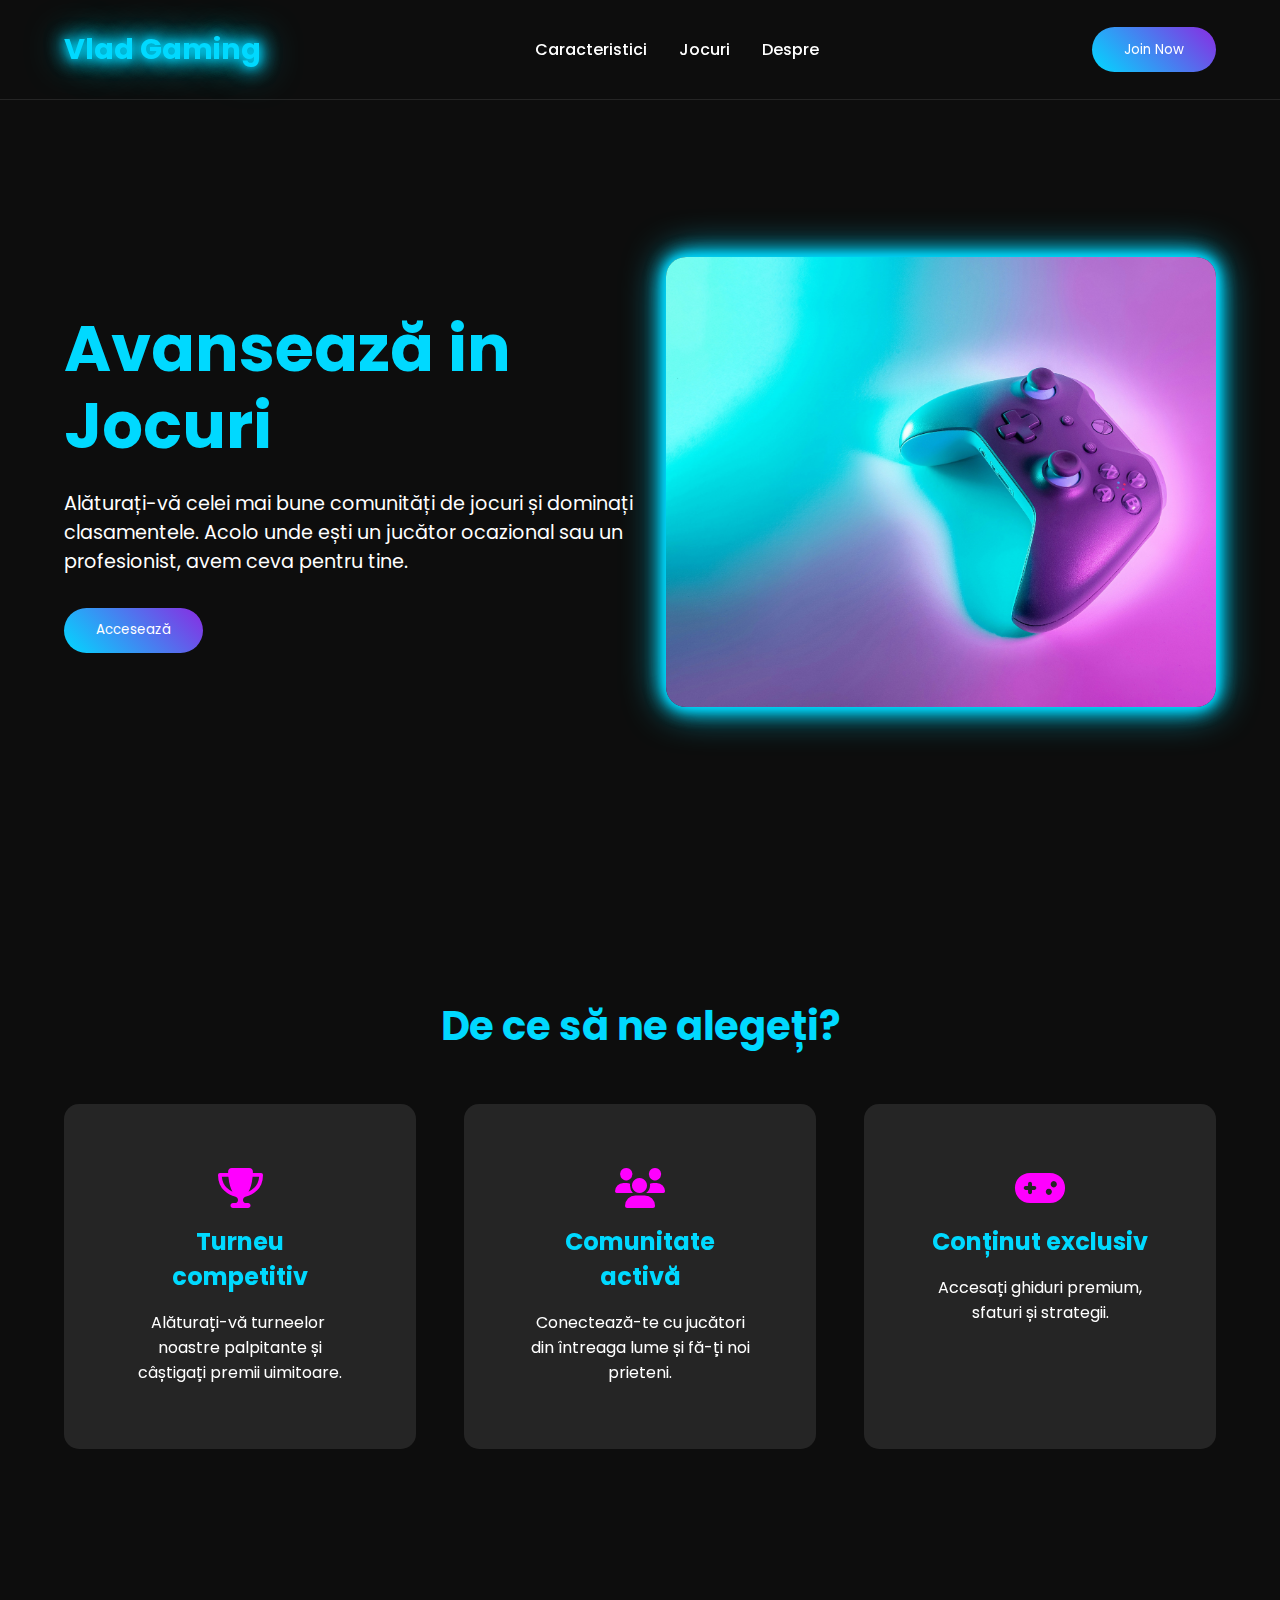
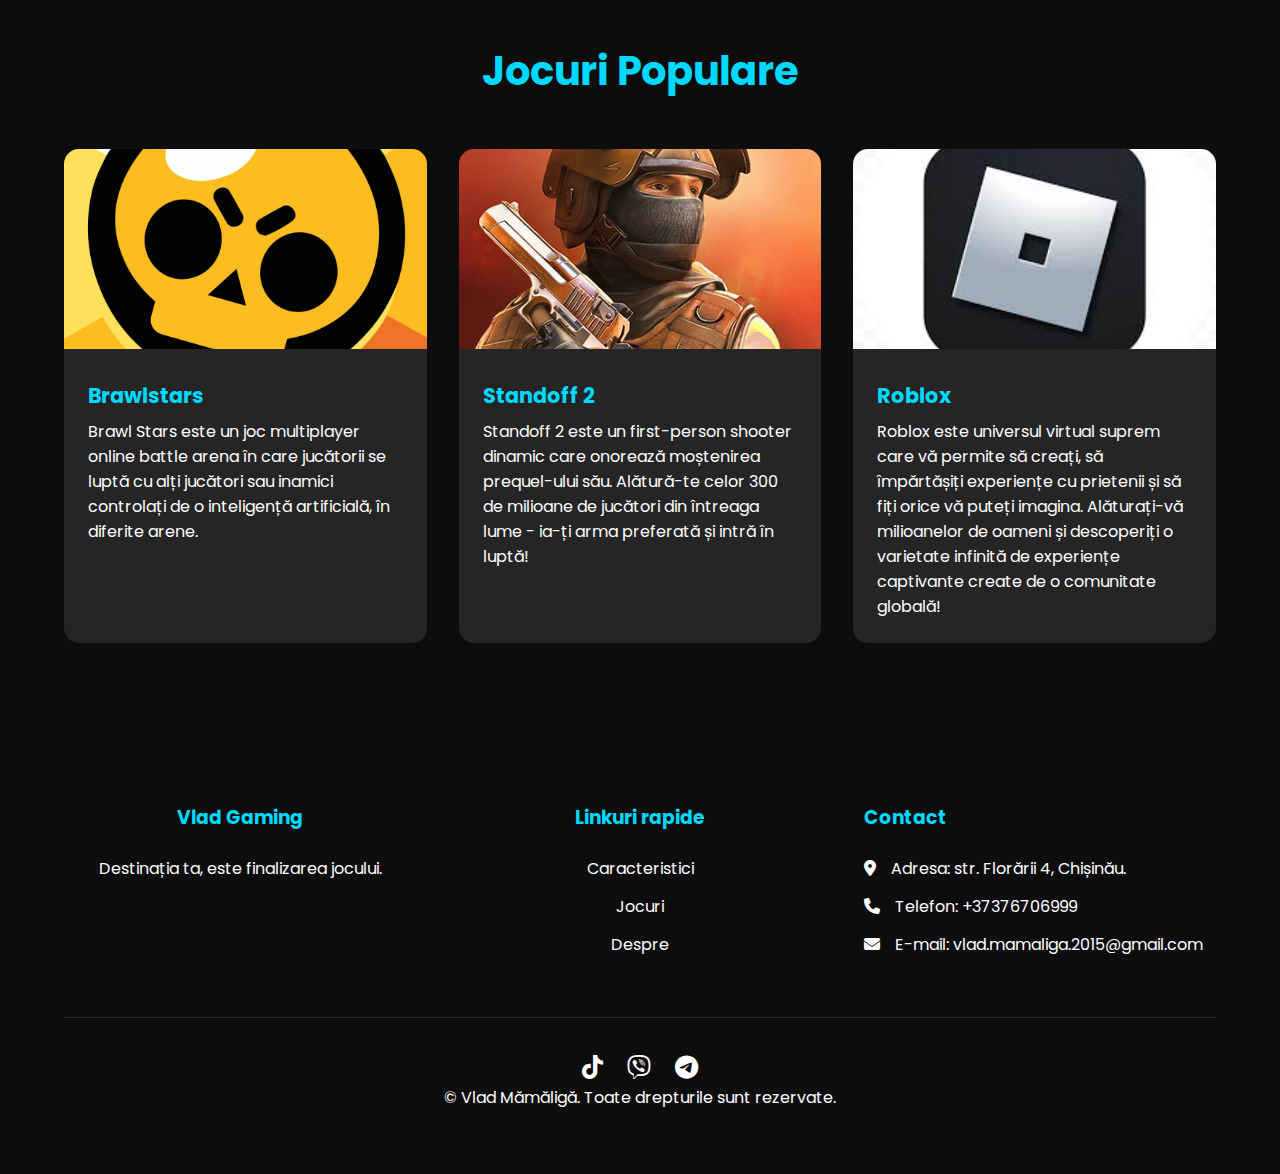
<file: index.html>
<!DOCTYPE html>
<html lang="en">
<head>
    <!-- Google tag (gtag.js) -->
<script async src="https://www.googletagmanager.com/gtag/js?id=G-J0T8YE2CB0"></script>
<script>
  window.dataLayer = window.dataLayer || [];
  function gtag(){dataLayer.push(arguments);}
  gtag('js', new Date());

  gtag('config', 'G-J0T8YE2CB0');
</script>
    
    <meta charset="UTF-8">
    <meta http-equiv="X-UA-Compatible" content="IE=edge">
    <meta name="viewport" content="width=device-width, initial-scale=1.0">

    <meta name="description" content="Vlad Gaming | Level Up Your Game, Sait cu jocuri a lui Vlad Mămăligă. Are linkuri catre diferite comunitati de jocuri.">
    <meta name="keywords" content="Vlad, Vladut, Vlăduț, Vladic, Mamaliga, Mămăligă, joc, jocuri, sait, site">
    <meta name="author" content="Mamaliga Vlad, Mămăligă Vlad">
    
    <title>Vlad Gaming | Level Up Your Game</title>
    <!--link to google font for inserting font-->
    <link href="https://fonts.googleapis.com/css2?family=Poppins:ital,wght@0,100;0,200;0,300;0,400;0,500;0,600;0,700;0,800;0,900;1,100;1,200;1,300;1,400;1,500;1,600;1,700;1,800;1,900&display=swap" rel="stylesheet">
    <!--link to awesome for inserting icons-->
    <link rel="stylesheet" href="https://cdnjs.cloudflare.com/ajax/libs/font-awesome/6.7.2/css/all.min.css" integrity="sha512-Evv84Mr4kqVGRNSgIGL/F/aIDqQb7xQ2vcrdIwxfjThSH8CSR7PBEakCr51Ck+w+/U6swU2Im1vVX0SVk9ABhg==" crossorigin="anonymous" referrerpolicy="no-referrer" />
    <!--link to css file-->
    <link rel="stylesheet" href="style.css">
</head>
<body>
    <header>
        <div class="logo"><a href="#">Vlad Gaming</a></div>
        <nav class="nav-links">
            <a href="#features">Caracteristici</a>
            <a href="#games">Jocuri</a>
            <a href="#about">Despre</a>
        </nav>
        <button class="cta-btn" onclick="window.location.href='https://www.reddit.com/'">Join Now</button>
    </header>

    <!--Hero Section-->
    <section class="hero">
        <div class="hero-content">
            <h1>Avansează in Jocuri</h1>
            <p>Alăturați-vă celei mai bune comunități de jocuri și dominați clasamentele.
                Acolo unde ești un jucător ocazional sau un profesionist, avem ceva pentru tine.
            </p>
            <button class="cta-btn" onclick="window.location.href='https://www.reddit.com/'">Accesează</button>
        </div>
        <div class="hero-image">
            <img src="images/profile.jpg" width:"500px" alt="Gaming Setup">
        </div>
    </section>

    <!--Features Section-->
    <section class="features" id="features">
        <h2>De ce să ne alegeți?</h2>
        <div class="features-grid">
            <a href="https://www.challengermode.com/brawlstars/tournaments?lang=en" target="_blank"><div class="feature-card">   
                <i class="fas fa-trophy"></i>
                <h3>Turneu competitiv</h3>
                <p>Alăturați-vă turneelor ​​noastre palpitante și câștigați premii uimitoare.</p>
            </div></a>
            <div class="feature-card" id="communityCard">
                <i class="fas fa-users"></i>
                <h3>Comunitate activă</h3>
                <p>Conectează-te cu jucători din întreaga lume și fă-ți noi prieteni.</p>
                <div class="popup-menu" id="popupMenu">
                    <a href="https://www.reddit.com/r/Brawlstars/" target="_blank" class="popup-button">Brawlstars</a>
                    <a href="https://www.reddit.com/r/standoff2game/" target="_blank" class="popup-button">Standoff 2</a>
                    <a href="https://www.reddit.com/r/roblox/" target="_blank" class="popup-button">Roblox</a>
                </div>
            </div>


            <div class="feature-card" id="communityCard">
                <i class="fas fa-gamepad"></i>
                <h3>Conținut exclusiv</h3>
                <p>Accesați ghiduri premium, sfaturi și strategii.</p>
                <div class="popup-menu" id="popupMenu">
                    <a href="https://ro.wikipedia.org/wiki/Brawl_Stars" target="_blank" class="popup-button">Brawlstars</a>
                    <a href="https://apps.apple.com/us/app/standoff-2/id1359706682" target="_blank" class="popup-button">Standoff 2</a>
                    <a href="https://en.help.roblox.com/hc/ro-ro/articles/19313922106388-TERMENI-%C8%98I-CONDI%C8%9AII-DIN-ROM%C3%82NIA-PENTRU-CARDURILE-CADOU-%C8%98I-CREDITELE-ROBLOX" target="_blank" class="popup-button">Roblox</a>
                </div>
            </div>
        </div>
    </section>

    <!--Game Section-->
    <section class="games" id="games">
        <h2>Jocuri Populare</h2>
        <div class="games-grid">
            <div class="game-card">
                <a href="https://play.google.com/store/search?q=bawlstars&c=apps&hl=ro" target="_blank"><img src="images/game-card-1_1.jpg" height="200px" alt="Brawlstars"></a>
                <div class="game-info">
                    <h3>Brawlstars</h3>
                    <p>Brawl Stars este un joc multiplayer online battle arena în care jucătorii se luptă cu alți jucători sau inamici controlați de o inteligență artificială, în diferite arene.</p>
                </div>
            </div>
            
            <div class="game-card">
                <a href="https://play.google.com/store/search?q=stand0ff&c=apps&hl=ro" target="_blank"><img src="images/game-card-2_2.jpg" height="200px" alt="Standoff 2"></a>
                <div class="game-info">
                    <h3>Standoff 2</h3>
                    <p>Standoff 2 este un first-person shooter dinamic care onorează moștenirea prequel-ului său. Alătură-te celor 300 de milioane de jucători din întreaga lume - ia-ți arma preferată și intră în luptă!</p>
                </div>
            </div>

            <div class="game-card">
                <a href="https://play.google.com/store/search?q=Roblox&c=apps&hl=ro" target="_blank"><img src="images/game-card-3_3.jpg" height="200px" alt="Roblox"></a>
                <div class="game-info">
                    <h3>Roblox</h3>
                    <p>Roblox este universul virtual suprem care vă permite să creați, să împărtășiți experiențe cu prietenii și să fiți orice vă puteți imagina. Alăturați-vă milioanelor de oameni și descoperiți o varietate infinită de experiențe captivante create de o comunitate globală!</p>
                </div>
            </div>
        </div>
    </section>
    <!--Footer-->
    <footer>
        <div class="footer-content">
            <div class="footer-col col1">
                <h3>Vlad Gaming</h3>
                <p>Destinația ta, este finalizarea jocului.</p>
            </div>

            <div class="footer-col col2">
                <h3>Linkuri rapide</h3>
                <ul>
                    <li><a href="#features">Caracteristici</a></li>
                    <li><a href="#games">Jocuri</a></li>
                    <li><a href="#about">Despre</a></li>
                </ul>
            </div>

            <div class="footer-col col3">
                <h3>Contact</h3>
                <ul>
                    <li><a href="https://maps.app.goo.gl/T38PYb8V5Wb1bkQFA" target="_blank"><i class="fa-solid fa-location-dot"></i>Adresa: str. Florării 4, Chișinău.</a></li>
                    <li><a href="tel:+37376706999" target="_blank" title="tel:+37376706999" rel="noopener noreferrer"><i class="fa-solid fa-phone"></i>Telefon: +37376706999</a></li>
                    <li><a href="mailto:vlad.mamaliga.2015@gmail.com" target="_blank"><i class="fa-solid fa-envelope"></i>E-mail: vlad.mamaliga.2015@gmail.com</a></li>
                </ul>
            </div>
        </div>

        <div class="socials-links">
            <a href="https://www.tiktok.com/@vladpro3702" target="_blank"><i class="fa-brands fa-tiktok"></i></a>
            <a href="viber://chat?number=+37376706999" target="_blank"><i class="fa-brands fa-viber"></i></a>
            <a href="https://t.me/+37376706999" target="_blank"><i class="fa-brands fa-telegram"></i></a>
        </div>

        <div class="copyright">
            <p>&copy; <span id="year"></span> Vlad Mămăligă. Toate drepturile sunt rezervate.</p>
        </div>
    </footer>







    <script>
        const communityCard = document.getElementById('communityCard');
        const popupMenu = document.getElementById('popupMenu');
        
        // Funcție pentru a afișa meniul la atingere/click
        communityCard.addEventListener('click', function(e) {
            popupMenu.classList.toggle('active');
            e.stopPropagation();
        });
        
        // Ascunde meniul când se face click în altă parte pe pagină
        document.addEventListener('click', function(e) {
            if (!communityCard.contains(e.target)) {
                popupMenu.classList.remove('active');
            }
        });
    </script>



    <!--link to JavaScript file-->
    <script src="script.js"></script>
</body>
</html>
</file>
<file: style.css>
:root{
    --neon-blue: #00d9ff;
    --neon-pink: #ff00ff;
    --neon-purple: #8a2be2;
    --dark-bg: #0d0d0d;
    --light-text: #ffffff;
    --glow-shadow: 0 0 10px var(--neon-blue), 0 0 20px var(--neon-blue), 0 0 20px var(--neon-blue), 0 0 40px var(--neon-blue);
}
* {
    margin: 0;
    padding: 0;
    box-sizing: border-box;
    font-family: 'Poppins', sans-serif;
}
body {
    background-color: var(--dark-bg);
    color: var(--light-text);
    /* overflow: hidden;  <- Scoate această linie */
    overflow-x: hidden; /* Blochează doar derularea pe orizontală */
}
/*Header */
header {
    position: fixed;
    height: 100px;
    top: 0;
    width: 100%;
    display: flex;
    justify-content: space-between;
    align-items: center;
    padding: 1.5rem 5%;
    z-index: 1000;
    background: rgba(13,13,13,0.9);
    backdrop-filter: blur(10px);
    border-bottom: 1px solid rgba(255,255,255,0.1);
}
.logo {
    font-size: 1.8rem;
    font-weight: 700;
    color: var(--neon-blue);
    text-shadow: var(--glow-shadow);
}
.logo a {
    color: var(--neon-blue);
    text-shadow: var(--glow-shadow);
    text-decoration: none!important;
}
.logo a:hover {
    color: var(--neon-pink);
    text-shadow: 0 0 10px var(--neon-pink), 0 0 20px var(--neon-pink);
    text-decoration: none!important;
}
.nav-links {
    display: flex;
    gap: 2rem;
}
.nav-links a {
    font-weight: 500;
    color: var(--light-text);
    text-decoration: none;
    transition: color 0.3s, text-shadow 0.3s;
}
.nav-links a:hover{
    color: var(--neon-pink);
    text-shadow: 0 0 10px var(--neon-pink), 0 0 20px var(--neon-pink);
}
.cta-btn {
    background: linear-gradient(45deg, var(--neon-blue), var(--neon-purple));
    color: #ffffff;
    padding: 0.8rem 2rem;
    border-radius: 30px;
    border: none;
    cursor: pointer;
    transition: transform 0.3s, box-shadow 0.3s;
}
.cta-btn:hover {
    transform: translateY(-2px);
    box-shadow: 0 0 20px var(--neon-blue), 0 0 40px var(--neon-blue);
}


/*Hero Section */
.hero {
    /*position: relative;*/
    display: flex;
    justify-content: space-between;
    align-items: center;
    min-height: 100vh;
    padding: 8rem 5% 4rem;
    overflow: hidden;
}
.hero-content {
    max-width: 600px;
}
.hero h1 {
    font-size: clamp(2.5rem, 5vw, 4rem);
    line-height: 1.2;
    color: var(--neon-blue);
    margin-bottom: 1.5rem;
}
.hero p {
    font-size: 1.2rem;
    margin-bottom: 2rem;
    color: var(--light-text);
}
.hero-image {
    position: relative;
    width: 550px;
    border-radius: 20px;
    overflow: hidden;
    height: 450px;
    box-shadow: var(--glow-shadow);
}

.hero-image img {
    width: 100%;
    height: 100%;
    object-fit: cover;
    transition: transform 0.3s;
}
.hero-image:hover img {
    transform: scale(1.05);
}
/*Feature Section */
.features {
    width: 100%;
    height: auto;
    padding: 6rem 5%;
    background: rgba(13,13,13,0.9);
}

/*.features, .games {
    padding: 4rem 5%;
}*/

.features h2 {
    font-size: 2.5rem;
    color: var(--neon-blue);
    margin-bottom: 3rem;
    text-align: center;
}
.features-grid {
    display: grid;
    grid-template-columns: repeat(auto-fit, minmax(250px, 1fr));
    gap: 3rem;
}
.features-grid a {
    text-decoration: none;
}
.feature-card {
    background: rgba(255,255,255,0.1);
    padding: 4rem;
    border-radius: 15px;
    backdrop-filter: blur(10px);
    text-align: center;
    transition: transform 0.3s, box-shadow 0.3s!important;
}
.feature-card:hover {
    transform: translateY(-10px);
    box-shadow: var(--glow-shadow);
}
.feature-card i {
    font-size: 2.5rem;
    color: var(--neon-pink);
    margin-bottom: 1rem;
}
.feature-card h3 {
    font-size: 1.5rem;
    color: var(--neon-blue);
    margin-bottom: 1rem;
}
.feature-card p {
    font-size: 1rem;
    color: var(--light-text);
}

/*Pop Menu Section */


.popup-menu {
    position: absolute;
    /*top: -60px;*/
    left: 0;
    right: 0;
    display: none;
    justify-content: center;
    gap: 10px;
    padding: 10px;
    background: rgba(255, 255, 255, 0.1);
    border-radius: 8px;
    /*box-shadow: 0 4px 12px rgba(0, 0, 0, 0.15);*/
    z-index: 100;
    bottom: -80px;
    box-shadow: var(--glow-shadow);
}

.popup-menu.active {
    display: flex;
}

.popup-button {
    padding: 0.8rem 2rem;
    background: linear-gradient(45deg, var(--neon-blue), var(--neon-purple));
    color: white;
    border: none;
    border-radius: 30px;
    cursor: pointer;
    text-decoration: none;
    font-size: 14px;
    transition: transform 0.3s, box-shadow 0.3s;
}

.popup-button:hover {
    transform: translateY(-2px);
    box-shadow: 0 0 20px var(--neon-blue), 0 0 40px var(--neon-blue);
}
/*Games Section */
.games {
    padding: 6rem 5%;
    background: var(--dark-bg);
}
.games h2 {
    font-size: 2.5rem;
    color: var(--neon-blue);
    margin-bottom: 3rem;
    text-align: center;
}
.games-grid {
    display: grid;
    grid-template-columns: repeat(auto-fit, minmax(300px, 1fr));
    gap: 2rem;
}
.game-card {
    background: rgba(255,255,255,0.1);
    border-radius: 15px;
    overflow: hidden;
    transition: transform 0.3s;
}
.game-card:hover {
    transform: translateY(-10px);
    box-shadow: var(--glow-shadow);
}
.game-card img {
    width: 100%;
    object-fit: cover;
}
.game-info {
    padding: 1.5rem;
}
.game-info h3 {
    font-size: 1.3rem;
    color: var(--neon-blue);
    margin-bottom: 0.5rem;
}
.game-info p {
    font-size: 1rem;
    color: var(--light-text);
}
/*Footer */
footer {
    padding: 4rem 5%;
    background: rgba(13,13,13,0.9);
    text-align: center;
    color: var(--light-text);
}
.footer-content {
    display: grid;
    grid-template-columns: repeat(auto-fit, minmax(250px, 1fr));
    gap: 3rem;
    border-bottom: 1px solid rgba(255,255,255,0.1);
    padding-bottom: 3rem;
}
.footer-col h3 {
    color: var(--neon-blue);
    margin-bottom: 1.5rem;
}
.col3 {
    text-align: left;
}
.fa-solid:before {
    margin-right: 15px;
}
.footer-col ul {
    list-style: none;
}
.footer-col li {
    margin-bottom: 0.8rem;
}
.footer-col a {
    color: var(--light-text);
    text-decoration: none;
    transition: color 0.3s;
}
.footer-col a:hover {
    color: var(--neon-pink);
}
.socials-links {
    display: flex;
    justify-content: center;
    gap: 1.5rem;
    margin-top: 2rem;
}
.socials-links a {
    color: var(--light-text);
    font-size: 1.5rem;
    transition: color 0.3s;
}
.socials-links a:hover {
    color: var(--neon-blue);
}
.copy {
    margin-top: 2rem;
    opacity: 0.8;
}

/*Responsive Design*/
@media (max-width: 768px) {
    .hero {
        flex-direction: column;
        padding: 6rem;
        text-align: center;
    }
    .hero-image{
        margin-top: 2rem;
    }
    .nav-links {
        display: none;
    }
}
</file>
